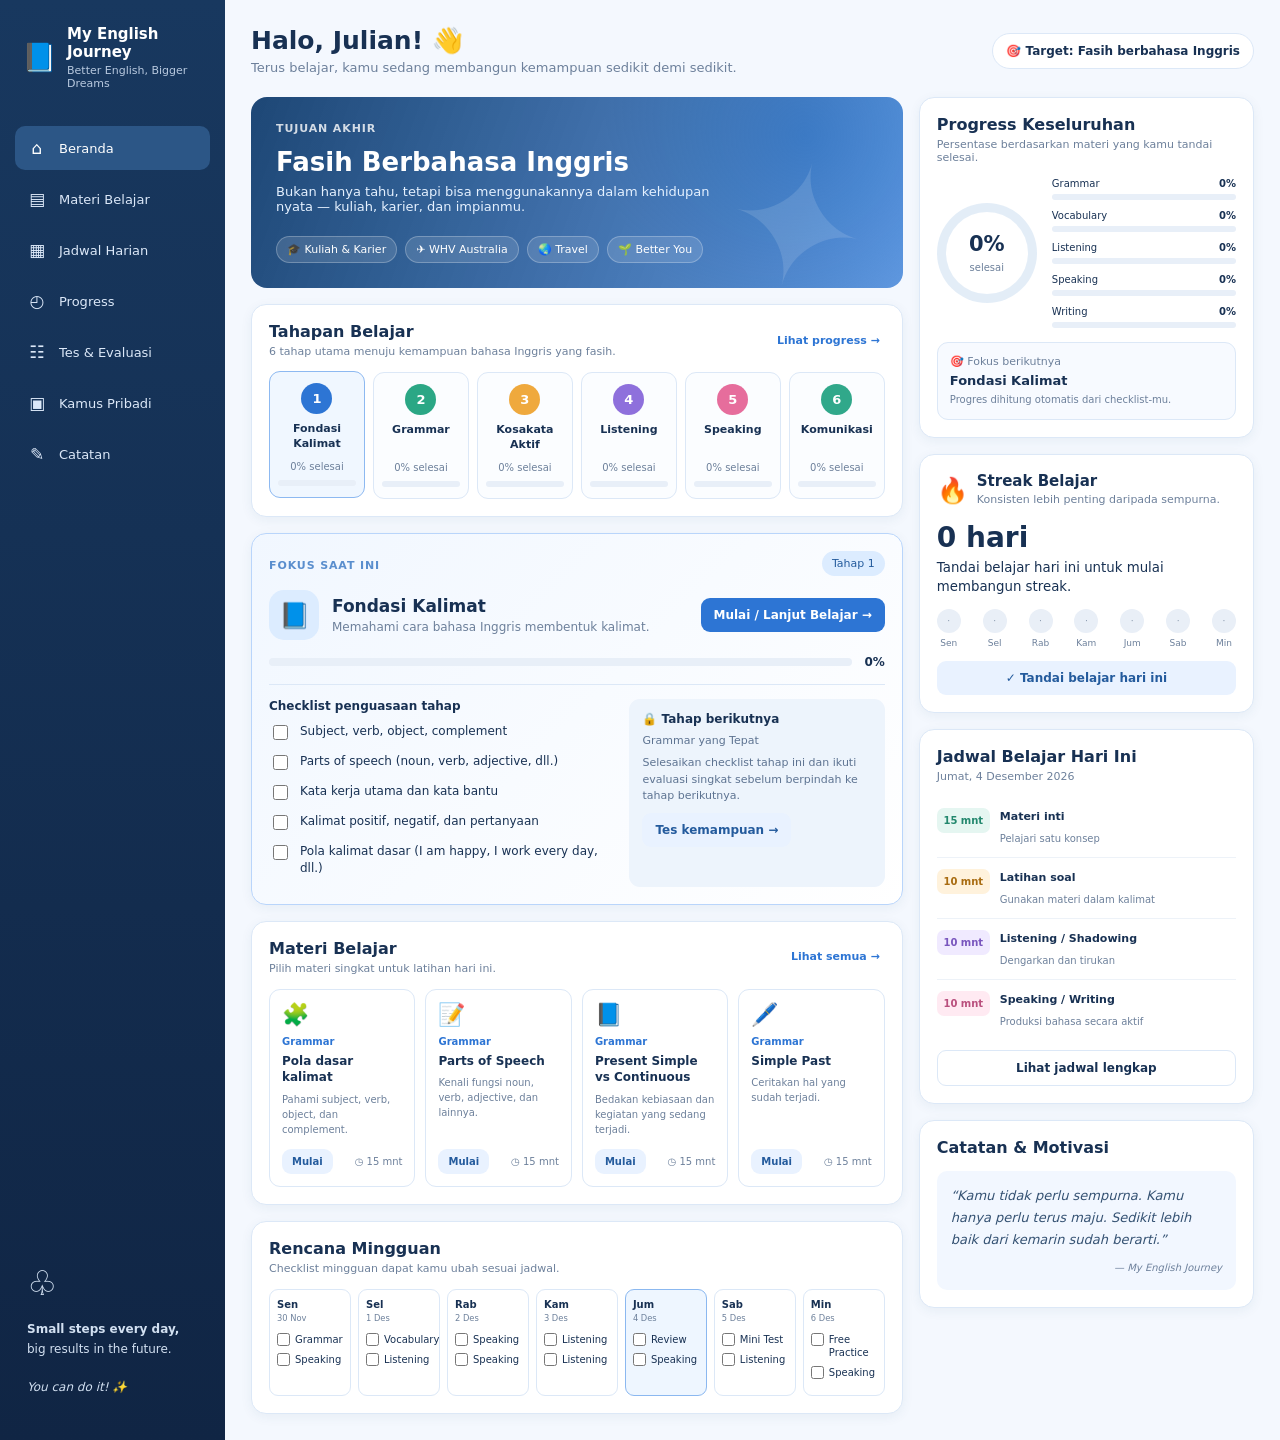
<file: backup/my_english_journey.original.html>
<!doctype html>
<html lang="id">
<head>
<meta charset="utf-8">
<meta name="viewport" content="width=device-width, initial-scale=1">
<title>My English Journey — Dashboard Belajar</title>
<style>
:root{--navy:#142b4c;--blue:#2d75d4;--pale:#edf5ff;--ink:#183153;--muted:#6d809b;--line:#dce8f7;--green:#2ba785;--amber:#efa93d;--purple:#8e70dc;--pink:#e66d9c;--white:#fff}
*{box-sizing:border-box}body{margin:0;background:#f4f8fe;color:var(--ink);font-family:Inter,ui-sans-serif,system-ui,-apple-system,"Segoe UI",sans-serif}button,input{font:inherit}button{cursor:pointer}
.app{min-height:100vh;display:grid;grid-template-columns:225px 1fr}.sidebar{background:linear-gradient(180deg,#18385f,#102544);color:#fff;padding:25px 15px;display:flex;flex-direction:column;gap:22px}.brand{display:flex;gap:10px;align-items:center;padding:0 7px 14px}.brand-icon{font-size:28px}.brand strong{display:block;font-size:15px}.brand small{display:block;color:#b8c9df;font-size:11px;margin-top:3px}.nav{display:grid;gap:7px}.nav button{border:0;background:transparent;color:#dce8f8;text-align:left;padding:12px;border-radius:10px;font-size:13px;display:flex;gap:12px;align-items:center}.nav button.active,.nav button:hover{background:#2c5686;color:white}.nav .ico{font-size:17px;width:20px;text-align:center}.side-note{margin-top:auto;padding:18px 12px;color:#d2e0f1;font-size:12px;line-height:1.6}.side-note .mountain{font-size:34px;display:block;margin-bottom:10px}
main{padding:26px;max-width:1600px;width:100%;margin:auto}.topbar{display:flex;align-items:center;justify-content:space-between;gap:16px;margin-bottom:22px}.topbar h1{font-size:25px;margin:0 0 5px}.topbar p{margin:0;color:var(--muted);font-size:13px}.profile{font-size:12px;font-weight:700;white-space:nowrap;background:white;border:1px solid var(--line);padding:10px 13px;border-radius:30px}.layout{display:grid;grid-template-columns:minmax(0,1.75fr) minmax(285px,.9fr);gap:16px}.left,.right{display:grid;align-content:start;gap:16px}.hero{border-radius:16px;padding:25px;color:white;min-height:180px;background:linear-gradient(110deg,rgba(22,65,113,.97),rgba(43,117,212,.73)),radial-gradient(circle at 85% 20%,#8bbce9,transparent 35%);position:relative;overflow:hidden}.hero:after{content:"✦";position:absolute;right:35px;bottom:-38px;font-size:170px;color:#ffffff20;transform:rotate(14deg)}.eyebrow{font-size:11px;letter-spacing:.08em;text-transform:uppercase;font-weight:800;opacity:.8}.hero h2{font-size:26px;margin:12px 0 7px}.hero p{font-size:13px;margin:0;max-width:440px;color:#e5f1ff}.chips{display:flex;gap:8px;flex-wrap:wrap;margin-top:22px}.chip{font-size:11px;background:#ffffff20;border:1px solid #ffffff40;padding:6px 10px;border-radius:20px}
.card{background:white;border:1px solid var(--line);border-radius:15px;padding:17px;box-shadow:0 3px 12px #234d7610}.section-head{display:flex;justify-content:space-between;align-items:center;gap:10px;margin-bottom:14px}.section-head h3{margin:0;font-size:16px}.section-head p{margin:4px 0 0;font-size:11px;color:var(--muted)}.link-btn{border:0;background:transparent;color:var(--blue);font-size:11px;font-weight:700;padding:5px}
.stages{display:grid;grid-template-columns:repeat(6,minmax(0,1fr));gap:8px}.stage{border:1px solid var(--line);border-radius:11px;padding:11px 8px;text-align:center;background:#fbfdff;cursor:pointer;transition:.15s}.stage:hover,.stage.selected{border-color:#8db9f1;background:#f0f7ff;transform:translateY(-1px)}.stage-num{display:grid;place-items:center;width:31px;height:31px;border-radius:50%;margin:0 auto 8px;color:white;font-weight:800;font-size:13px;background:var(--blue)}.stage:nth-child(2) .stage-num{background:var(--green)}.stage:nth-child(3) .stage-num{background:var(--amber)}.stage:nth-child(4) .stage-num{background:var(--purple)}.stage:nth-child(5) .stage-num{background:var(--pink)}.stage:nth-child(6) .stage-num{background:#30a88a}.stage strong{font-size:11px;line-height:1.35;display:block;min-height:31px}.stage small{font-size:10px;color:var(--muted);display:block;margin:8px 0}.bar{height:6px;background:#e8eff8;border-radius:20px;overflow:hidden}.bar span{display:block;height:100%;width:0;background:var(--blue);border-radius:20px;transition:width .2s}
.focus{background:linear-gradient(135deg,#f1f7ff,#fff);border-color:#b9d5fb}.focus-top{display:flex;align-items:center;gap:13px}.focus-icon{width:50px;height:50px;border-radius:15px;background:#dcecff;display:grid;place-items:center;font-size:25px}.focus-top h3{margin:0 0 4px;font-size:17px}.focus-top p{margin:0;color:var(--muted);font-size:12px}.focus-top .button{margin-left:auto;white-space:nowrap}.button{border:0;border-radius:9px;background:var(--blue);color:white;padding:10px 13px;font-size:12px;font-weight:700}.button.secondary{background:#e9f2ff;color:#245b9d}.button.ghost{background:white;border:1px solid var(--line);color:var(--ink)}.focus-progress{display:flex;align-items:center;gap:12px;margin:15px 0}.focus-progress .bar{flex:1;height:8px}.focus-progress strong{font-size:12px}.check-layout{display:grid;grid-template-columns:1.15fr .85fr;gap:15px;border-top:1px solid var(--line);padding-top:14px;margin-top:12px}.checklist h4{font-size:12px;margin:0 0 10px}.check-row{display:flex;align-items:flex-start;gap:9px;font-size:12px;margin:10px 0;line-height:1.4}.check-row input{accent-color:var(--green);margin-top:2px;width:15px;height:15px;flex-shrink:0}.locked{background:#edf4fc;border-radius:11px;padding:13px;font-size:11px;color:#5d7391}.locked h4{margin:0 0 8px;font-size:12px;color:var(--ink)}.locked p{margin:8px 0 0;line-height:1.5}
.lesson-grid{display:grid;grid-template-columns:repeat(4,minmax(0,1fr));gap:10px}.lesson{border:1px solid var(--line);border-radius:11px;padding:12px;display:flex;flex-direction:column;min-height:155px}.lesson .lesson-icon{font-size:22px;margin-bottom:9px}.lesson .tag{font-size:10px;color:var(--blue);font-weight:800;margin-bottom:6px}.lesson h4{font-size:12px;margin:0 0 6px;line-height:1.4}.lesson p{font-size:10px;line-height:1.5;color:var(--muted);margin:0 0 12px}.lesson .lesson-foot{margin-top:auto;display:flex;justify-content:space-between;align-items:center;gap:4px}.lesson small{font-size:10px;color:var(--muted)}.lesson .button{padding:7px 10px;font-size:10px}
.week{display:grid;grid-template-columns:repeat(7,minmax(0,1fr));gap:7px}.day{border:1px solid var(--line);border-radius:9px;padding:9px 7px;min-height:100px;font-size:10px}.day.today{background:#eef6ff;border-color:#8bb8f0}.day strong{display:block;margin-bottom:3px}.day small{color:var(--muted);display:block;margin-bottom:10px}.day label{display:flex;gap:5px;align-items:flex-start;margin:7px 0;line-height:1.3}.day input{accent-color:var(--green);margin:0}
.stats{display:grid;grid-template-columns:1fr 1fr;gap:10px}.stat{background:#f7faff;border:1px solid var(--line);border-radius:11px;padding:12px}.stat .stat-label{font-size:11px;color:var(--muted)}.stat .stat-num{font-size:24px;font-weight:800;margin:5px 0}.stat small{font-size:10px;color:var(--muted)}.overall{display:flex;align-items:center;gap:15px}.ring{width:100px;height:100px;border-radius:50%;display:grid;place-items:center;background:conic-gradient(var(--green) var(--progress,0%),#e3edf7 0);position:relative;flex-shrink:0}.ring:before{content:"";position:absolute;inset:9px;background:white;border-radius:50%}.ring-inner{position:relative;text-align:center}.ring-inner strong{display:block;font-size:21px}.ring-inner small{font-size:10px;color:var(--muted)}.skill-bars{flex:1;display:grid;gap:10px}.skill-row{display:grid;grid-template-columns:1fr auto;gap:5px;font-size:10px}.skill-row .bar{grid-column:1/3}.skill-row strong{font-size:10px}.streak-head{display:flex;gap:9px;align-items:center}.flame{font-size:25px}.streak-head h3{margin:0;font-size:15px}.streak-head p{margin:3px 0;color:var(--muted);font-size:11px}.streak-count{font-size:28px;font-weight:850;margin:12px 0 3px}.weekdots{display:flex;justify-content:space-between;gap:4px;margin-top:14px}.dotday{text-align:center;color:var(--muted);font-size:9px}.dotday span{width:24px;height:24px;border-radius:50%;display:grid;place-items:center;background:#e9eff7;margin:0 auto 5px;color:#8293a8}.dotday span.done{background:var(--green);color:white}
.schedule{display:grid;gap:0}.schedule-row{display:grid;grid-template-columns:53px 1fr;gap:10px;padding:11px 0;border-bottom:1px solid #edf2f8}.schedule-row:last-child{border:0}.time{border-radius:7px;background:#e5f6f1;color:#22876d;font-size:10px;font-weight:800;text-align:center;padding:7px 2px;height:max-content}.schedule-row:nth-child(2) .time{background:#fff2dc;color:#a86b10}.schedule-row:nth-child(3) .time{background:#f0eaff;color:#7956be}.schedule-row:nth-child(4) .time{background:#ffeaf2;color:#b94f7d}.schedule-row strong{font-size:11px;display:block;margin:2px 0 4px}.schedule-row small{font-size:10px;color:var(--muted)}
.quote{font-size:13px;line-height:1.7;font-style:italic;color:#355273;background:#f2f7ff;border-radius:10px;padding:14px}.quote-by{text-align:right;color:var(--muted);font-size:10px;margin-top:8px}.page{display:none}.page.active{display:block}.fullpage{display:grid;gap:15px}.module-row{display:flex;gap:12px;align-items:center;padding:13px 0;border-bottom:1px solid var(--line)}.module-row:last-child{border:0}.module-row .micon{font-size:22px;width:40px;height:40px;background:#eff6ff;border-radius:10px;display:grid;place-items:center}.module-row h4{margin:0 0 4px;font-size:13px}.module-row p{margin:0;font-size:11px;color:var(--muted)}.module-row .button{margin-left:auto}.notes-area{width:100%;min-height:150px;padding:13px;border:1px solid var(--line);border-radius:10px;resize:vertical;color:var(--ink);background:#fbfdff}.toast{position:fixed;bottom:18px;right:18px;background:#17395f;color:white;padding:12px 16px;border-radius:10px;font-size:12px;box-shadow:0 8px 25px #12345b30;display:none;z-index:10}.empty{text-align:center;padding:30px;color:var(--muted)}
@media(max-width:1100px){.app{grid-template-columns:190px 1fr}.layout{grid-template-columns:1fr}.right{grid-template-columns:repeat(2,minmax(0,1fr))}.right .wide{grid-column:1/-1}.lesson-grid{grid-template-columns:repeat(2,minmax(0,1fr))}}
@media(max-width:760px){.app{display:block}.sidebar{padding:12px;position:sticky;top:0;z-index:5;display:block}.brand{padding:0 5px 10px}.nav{display:flex;overflow:auto;gap:5px}.nav button{white-space:nowrap;padding:9px 11px;font-size:11px}.side-note{display:none}main{padding:15px}.topbar h1{font-size:21px}.profile{display:none}.hero{padding:20px;min-height:165px}.hero h2{font-size:22px}.stages{grid-template-columns:repeat(3,minmax(0,1fr))}.check-layout{grid-template-columns:1fr}.focus-top{align-items:flex-start;flex-wrap:wrap}.focus-top .button{margin-left:0}.right{grid-template-columns:1fr}.right .wide{grid-column:auto}.week{grid-template-columns:repeat(4,minmax(0,1fr))}.lesson-grid{grid-template-columns:repeat(2,minmax(0,1fr))}.overall{align-items:flex-start}.ring{width:84px;height:84px}.stats{grid-template-columns:1fr 1fr}}
@media(max-width:390px){.lesson-grid{grid-template-columns:1fr}.week{grid-template-columns:repeat(2,minmax(0,1fr))}.stages{gap:5px}.stage{padding:8px 5px}.stage strong{font-size:10px}}
</style>
</head>
<body>
<div class="app">
<aside class="sidebar">
  <div class="brand"><span class="brand-icon">📘</span><div><strong>My English Journey</strong><small>Better English, Bigger Dreams</small></div></div>
  <nav class="nav" aria-label="Navigasi utama">
    <button class="active" data-page="home"><span class="ico">⌂</span>Beranda</button>
    <button data-page="materials"><span class="ico">▤</span>Materi Belajar</button>
    <button data-page="schedule"><span class="ico">▦</span>Jadwal Harian</button>
    <button data-page="progress"><span class="ico">◴</span>Progress</button>
    <button data-page="tests"><span class="ico">☷</span>Tes & Evaluasi</button>
    <button data-page="dictionary"><span class="ico">▣</span>Kamus Pribadi</button>
    <button data-page="notes"><span class="ico">✎</span>Catatan</button>
  </nav>
  <div class="side-note"><span class="mountain">♧</span><strong>Small steps every day,</strong><br>big results in the future.<br><br><em>You can do it! ✨</em></div>
</aside>
<main>
  <div class="topbar"><div><h1>Halo, Julian! 👋</h1><p>Terus belajar, kamu sedang membangun kemampuan sedikit demi sedikit.</p></div><div class="profile">🎯 Target: Fasih berbahasa Inggris</div></div>
  <section id="page-home" class="page active">
    <div class="layout">
      <div class="left">
        <section class="hero"><div class="eyebrow">Tujuan akhir</div><h2>Fasih Berbahasa Inggris</h2><p>Bukan hanya tahu, tetapi bisa menggunakannya dalam kehidupan nyata — kuliah, karier, dan impianmu.</p><div class="chips"><span class="chip">🎓 Kuliah & Karier</span><span class="chip">✈️ WHV Australia</span><span class="chip">🌏 Travel</span><span class="chip">🌱 Better You</span></div></section>
        <section class="card"><div class="section-head"><div><h3>Tahapan Belajar</h3><p>6 tahap utama menuju kemampuan bahasa Inggris yang fasih.</p></div><button class="link-btn" data-goto="progress">Lihat progress →</button></div><div class="stages" id="stage-cards"></div></section>
        <section class="card focus"><div class="section-head"><div><span class="eyebrow" style="color:#3474c2">Fokus saat ini</span></div><span id="stage-badge" class="chip" style="background:#dcecff;color:#245b9d;border:0">Tahap 1</span></div><div class="focus-top"><div class="focus-icon">📘</div><div><h3 id="focus-title">Fondasi Kalimat</h3><p id="focus-desc">Memahami cara bahasa Inggris membentuk kalimat.</p></div><button class="button" id="focus-btn">Lanjut Belajar →</button></div><div class="focus-progress"><div class="bar"><span id="focus-bar"></span></div><strong id="focus-pct">0%</strong></div><div class="check-layout"><div class="checklist"><h4>Checklist penguasaan tahap</h4><div id="focus-checklist"></div></div><div class="locked"><h4>🔒 Tahap berikutnya</h4><div id="next-stage-title">Grammar yang Tepat</div><p>Selesaikan checklist tahap ini dan ikuti evaluasi singkat sebelum berpindah ke tahap berikutnya.</p><button class="button secondary" style="margin-top:8px" data-goto="tests">Tes kemampuan →</button></div></div></section>
        <section class="card"><div class="section-head"><div><h3>Materi Belajar</h3><p>Pilih materi singkat untuk latihan hari ini.</p></div><button class="link-btn" data-goto="materials">Lihat semua →</button></div><div class="lesson-grid" id="home-lessons"></div></section>
        <section class="card"><div class="section-head"><div><h3>Rencana Mingguan</h3><p>Checklist mingguan dapat kamu ubah sesuai jadwal.</p></div></div><div class="week" id="week-grid"></div></section>
      </div>
      <div class="right">
        <section class="card wide"><div class="section-head"><div><h3>Progress Keseluruhan</h3><p>Persentase berdasarkan materi yang kamu tandai selesai.</p></div></div><div class="overall"><div class="ring" id="overall-ring"><div class="ring-inner"><strong id="overall-pct">0%</strong><small>selesai</small></div></div><div class="skill-bars" id="skill-bars"></div></div><div class="stat" style="margin-top:14px"><div class="stat-label">🎯 Fokus berikutnya</div><div style="font-size:13px;font-weight:800;margin-top:5px" id="next-focus">Mulai dari fondasi kalimat</div><small>Progres dihitung otomatis dari checklist-mu.</small></div></section>
        <section class="card"><div class="streak-head"><span class="flame">🔥</span><div><h3>Streak Belajar</h3><p>Konsisten lebih penting daripada sempurna.</p></div></div><div class="streak-count"><span id="streak-count">0</span> hari</div><small id="streak-caption">Tandai belajar hari ini untuk mulai membangun streak.</small><div class="weekdots" id="streak-days"></div><button class="button secondary" id="mark-today" style="width:100%;margin-top:13px">✓ Tandai belajar hari ini</button></section>
        <section class="card"><div class="section-head"><div><h3>Jadwal Belajar Hari Ini</h3><p id="today-date"></p></div></div><div class="schedule"><div class="schedule-row"><span class="time">15 mnt</span><div><strong>Materi inti</strong><small>Pelajari satu konsep</small></div></div><div class="schedule-row"><span class="time">10 mnt</span><div><strong>Latihan soal</strong><small>Gunakan materi dalam kalimat</small></div></div><div class="schedule-row"><span class="time">10 mnt</span><div><strong>Listening / Shadowing</strong><small>Dengarkan dan tirukan</small></div></div><div class="schedule-row"><span class="time">10 mnt</span><div><strong>Speaking / Writing</strong><small>Produksi bahasa secara aktif</small></div></div></div><button class="button ghost" style="width:100%;margin-top:10px" data-goto="schedule">Lihat jadwal lengkap</button></section>
        <section class="card"><div class="section-head"><h3>Catatan & Motivasi</h3></div><div class="quote">“Kamu tidak perlu sempurna. Kamu hanya perlu terus maju. Sedikit lebih baik dari kemarin sudah berarti.”<div class="quote-by">— My English Journey</div></div></section>
      </div>
    </div>
  </section>
  <section id="page-materials" class="page"><div class="fullpage"><section class="card"><div class="section-head"><div><h3>Materi Belajar</h3><p>Pilih materi, pelajari, lalu tandai jika sudah dikuasai.</p></div></div><div id="all-lessons"></div></section><section class="card"><h3>Enam tahap perjalananmu</h3><p style="color:var(--muted);font-size:12px">Selesaikan materi bertahap. Tidak perlu terburu-buru mengejar angka.</p><div id="stage-detail-list"></div></section></div></section>
  <section id="page-schedule" class="page"><div class="fullpage"><section class="card"><div class="section-head"><div><h3>Jadwal Harian yang Fleksibel</h3><p>Contoh rutinitas 45 menit. Ubah jamnya agar sesuai keseharianmu.</p></div></div><div class="schedule"><div class="schedule-row"><span class="time">15 mnt</span><div><strong>Belajar satu konsep</strong><small>Grammar atau pola kalimat. Hindari belajar terlalu banyak konsep sekaligus.</small></div></div><div class="schedule-row"><span class="time">10 mnt</span><div><strong>Latihan aktif</strong><small>Kerjakan soal dan buat contoh sendiri tanpa menyalin.</small></div></div><div class="schedule-row"><span class="time">10 mnt</span><div><strong>Listening / shadowing</strong><small>Gunakan audio singkat sesuai kemampuan. Dengarkan, baca transkrip, lalu tirukan.</small></div></div><div class="schedule-row"><span class="time">10 mnt</span><div><strong>Speaking / writing</strong><small>Jawab pertanyaan, ceritakan pengalaman, atau tulis 5 kalimat.</small></div></div></div><p style="font-size:12px;color:var(--muted)">Hari sibuk? Lakukan versi minimum 10 menit: 3 menit review, 4 menit listening, 3 menit speaking.</p></section><section class="card"><h3>Checklist belajar hari ini</h3><div id="daily-checks"></div></section></div></section>
  <section id="page-progress" class="page"><div class="fullpage"><section class="card"><div class="section-head"><div><h3>Dashboard Progress</h3><p>Perbarui checklist saat kamu benar-benar telah mempelajari materi.</p></div><button class="button ghost" id="export-progress">Ekspor progress</button></div><div class="stats" id="progress-stats"></div></section><section class="card"><h3>Progress per tahap</h3><div id="progress-stages"></div></section><section class="card"><h3>Riwayat belajar</h3><div id="history"></div></section></div></section>
  <section id="page-tests" class="page"><div class="fullpage"><section class="card"><h3>Tes & Evaluasi</h3><p style="font-size:12px;color:var(--muted)">Gunakan tes singkat ini untuk memeriksa fondasi. Jawab tanpa melihat catatan. Ini bukan tes sertifikasi.</p><form id="quiz"><div style="margin:18px 0"><strong>1. She ___ English every day.</strong><div style="margin-top:8px"><label class="check-row"><input type="radio" name="q1" value="a" required> study</label><label class="check-row"><input type="radio" name="q1" value="b"> studies</label><label class="check-row"><input type="radio" name="q1" value="c"> studying</label></div></div><div style="margin:18px 0"><strong>2. Yesterday, I ___ to campus.</strong><div style="margin-top:8px"><label class="check-row"><input type="radio" name="q2" value="a" required> go</label><label class="check-row"><input type="radio" name="q2" value="b"> went</label><label class="check-row"><input type="radio" name="q2" value="c"> gone</label></div></div><div style="margin:18px 0"><strong>3. Pilih kalimat yang benar.</strong><div style="margin-top:8px"><label class="check-row"><input type="radio" name="q3" value="a" required> I am agree with you.</label><label class="check-row"><input type="radio" name="q3" value="b"> I agree with you.</label><label class="check-row"><input type="radio" name="q3" value="c"> I agreeing with you.</label></div></div><div style="margin:18px 0"><strong>4. I enjoy ___ English stories.</strong><div style="margin-top:8px"><label class="check-row"><input type="radio" name="q4" value="a" required> read</label><label class="check-row"><input type="radio" name="q4" value="b"> to read</label><label class="check-row"><input type="radio" name="q4" value="c"> reading</label></div></div><div style="margin:18px 0"><strong>5. Buat satu kalimat bahasa Inggris tentang tujuanmu belajar.</strong><textarea id="quiz-writing" class="notes-area" style="min-height:75px" placeholder="I want to learn English because..." required></textarea></div><button class="button" type="submit">Periksa jawaban</button></form><div id="quiz-result" style="margin-top:15px"></div></section></div></section>
  <section id="page-dictionary" class="page"><div class="fullpage"><section class="card"><h3>Kamus Pribadi</h3><p style="font-size:12px;color:var(--muted)">Simpan kata dan frasa yang ingin kamu aktifkan dalam speaking.</p><form id="word-form" style="display:grid;grid-template-columns:1fr 1fr auto;gap:8px;margin:15px 0"><input id="word-en" placeholder="English word / phrase" required style="padding:10px;border:1px solid var(--line);border-radius:8px;min-width:0"><input id="word-id" placeholder="Arti / contoh" required style="padding:10px;border:1px solid var(--line);border-radius:8px;min-width:0"><button class="button">Tambah</button></form><div id="word-list"></div></section></div></section>
  <section id="page-notes" class="page"><div class="fullpage"><section class="card"><h3>Catatan Belajar</h3><p style="font-size:12px;color:var(--muted)">Catat kesalahan yang sering muncul, kalimat baru, atau hal yang ingin ditanyakan saat sesi berikutnya.</p><textarea id="notes" class="notes-area" placeholder="Hari ini saya belajar...&#10;Kesalahan yang masih sering saya lakukan...&#10;Kalimat yang ingin saya coba gunakan..."></textarea><div style="display:flex;justify-content:space-between;align-items:center;gap:10px;margin-top:10px"><small id="notes-status" style="color:var(--muted)">Catatan disimpan di browser ini.</small><button class="button" id="save-notes">Simpan catatan</button></div></section></div></section>
</main>
</div><div class="toast" id="toast"></div>
<script>
const stages=[
 {title:"Fondasi Kalimat",short:"Fondasi Kalimat",desc:"Memahami cara bahasa Inggris membentuk kalimat.",color:"#2d75d4",items:["Subject, verb, object, complement","Parts of speech (noun, verb, adjective, dll.)","Kata kerja utama dan kata bantu","Kalimat positif, negatif, dan pertanyaan","Pola kalimat dasar (I am happy, I work every day, dll.)"]},
 {title:"Grammar yang Tepat",short:"Grammar",desc:"Memilih bentuk kalimat sesuai waktu dan maksud.",color:"#2ba785",items:["Simple Present dan Present Continuous","Simple Past dan bentuk kata kerja V2","Future forms: will dan going to","Question forms dan kalimat negatif","Modal verbs, gerund, dan infinitive"]},
 {title:"Kosakata Aktif",short:"Kosakata Aktif",desc:"Menggunakan kata dan frasa secara spontan.",color:"#efa93d",items:["Kosakata sehari-hari yang relevan","Frasa dan collocations yang umum","Mengingat kata lewat contoh kalimat","Parafrasa saat lupa sebuah kata","Review kosakata secara berkala"]},
 {title:"Listening & Pelafalan",short:"Listening",desc:"Memahami ucapan dan meniru bunyi alami.",color:"#8e70dc",items:["Memahami inti audio pendek","Mendengarkan tanpa subtitle","Mengecek pemahaman dengan transkrip","Shadowing dan intonasi","Menceritakan kembali isi audio"]},
 {title:"Speaking Terarah",short:"Speaking",desc:"Menyampaikan pengalaman dan pendapat.",color:"#e66d9c",items:["Menjawab pertanyaan dalam beberapa kalimat","Bercerita tentang pengalaman","Berbicara 1–2 menit tanpa naskah","Memberi pendapat beserta alasan","Menanggapi pertanyaan lanjutan"]},
 {title:"Komunikasi Lancar",short:"Komunikasi",desc:"Menggunakan bahasa Inggris dalam situasi nyata.",color:"#30a88a",items:["Percakapan spontan","Diskusi dan menjelaskan ide kompleks","Presentasi dan wawancara kerja","Memahami aksen dan gaya bicara","Menilai serta memperbaiki kelemahan sendiri"]}
];
const lessons=[
 {stage:0,icon:"🧩",tag:"Grammar",title:"Pola dasar kalimat",desc:"Pahami subject, verb, object, dan complement.",mins:15},
 {stage:0,icon:"📝",tag:"Grammar",title:"Parts of Speech",desc:"Kenali fungsi noun, verb, adjective, dan lainnya.",mins:15},
 {stage:1,icon:"📘",tag:"Grammar",title:"Present Simple vs Continuous",desc:"Bedakan kebiasaan dan kegiatan yang sedang terjadi.",mins:15},
 {stage:1,icon:"🖊️",tag:"Grammar",title:"Simple Past",desc:"Ceritakan hal yang sudah terjadi.",mins:15},
 {stage:2,icon:"📗",tag:"Vocabulary",title:"Daily Activities",desc:"Kosakata dan frasa untuk aktivitas sehari-hari.",mins:10},
 {stage:2,icon:"💬",tag:"Vocabulary",title:"Natural word pairs",desc:"Latih frasa seperti make a decision dan take a break.",mins:10},
 {stage:3,icon:"🎧",tag:"Listening",title:"Real Conversation",desc:"Dengarkan percakapan dan jawab pertanyaan.",mins:10},
 {stage:3,icon:"🔊",tag:"Pronunciation",title:"Shadowing dasar",desc:"Tiru satu kalimat dengan ritme dan intonasi.",mins:10},
 {stage:4,icon:"🎙️",tag:"Speaking",title:"Talk About Yourself",desc:"Latihan berbicara tentang diri dan tujuanmu.",mins:10},
 {stage:4,icon:"🗣️",tag:"Speaking",title:"Give Your Opinion",desc:"Sampaikan pendapat dengan alasan dan contoh.",mins:10},
 {stage:5,icon:"🌏",tag:"Fluency",title:"Everyday Conversation",desc:"Pertahankan percakapan dengan pertanyaan lanjutan.",mins:15},
 {stage:5,icon:"💼",tag:"Career",title:"Interview Practice",desc:"Berlatih menjawab pertanyaan wawancara kerja.",mins:15}
];
const days=["Min","Sen","Sel","Rab","Kam","Jum","Sab"];
const defaultState={checks:{},studyDates:[],weekChecks:{},words:[],notes:"",history:[],dailyChecks:{}};
let state={...defaultState,...JSON.parse(localStorage.getItem("englishJourneyState")||"{}")};
state.checks=state.checks||{};state.studyDates=state.studyDates||[];state.weekChecks=state.weekChecks||{};state.words=state.words||[];state.history=state.history||[];state.dailyChecks=state.dailyChecks||{};
let selectedStage=0;
function save(){localStorage.setItem("englishJourneyState",JSON.stringify(state));renderAll()}
function toast(msg){const el=document.getElementById("toast");el.textContent=msg;el.style.display="block";clearTimeout(window.toastTimer);window.toastTimer=setTimeout(()=>el.style.display="none",2400)}
function key(s,i){return s+"-"+i}
function stageCount(s){return stages[s].items.filter((_,i)=>state.checks[key(s,i)]).length}
function stagePct(s){return Math.round(stageCount(s)/stages[s].items.length*100)}
function overall(){let all=stages.reduce((n,s)=>n+s.items.length,0),done=stages.reduce((n,s,si)=>n+s.items.filter((_,i)=>state.checks[key(si,i)]).length,0);return Math.round(done/all*100)}
function canAccess(s){return s===0||stages.slice(0,s).every((_,i)=>stagePct(i)===100)}
function renderStages(){document.getElementById("stage-cards").innerHTML=stages.map((s,i)=>`<div class="stage ${selectedStage===i?"selected":""}" data-stage="${i}"><div class="stage-num">${i+1}</div><strong>${s.short}</strong><small>${stagePct(i)}% selesai</small><div class="bar"><span style="width:${stagePct(i)}%;background:${s.color}"></span></div></div>`).join("");document.querySelectorAll("[data-stage]").forEach(el=>el.onclick=()=>{selectedStage=+el.dataset.stage;renderFocus();renderStages()})}
function renderFocus(){let s=stages[selectedStage];document.getElementById("stage-badge").textContent="Tahap "+(selectedStage+1);document.getElementById("focus-title").textContent=s.title;document.getElementById("focus-desc").textContent=s.desc;document.getElementById("focus-pct").textContent=stagePct(selectedStage)+"%";document.getElementById("focus-bar").style.width=stagePct(selectedStage)+"%";document.getElementById("focus-bar").style.background=s.color;document.getElementById("next-stage-title").textContent=stages[selectedStage+1]?.title||"Semua tahap utama selesai 🎉";document.getElementById("focus-btn").textContent=canAccess(selectedStage)?"Mulai / Lanjut Belajar →":"Tahap terkunci 🔒";document.getElementById("focus-btn").disabled=!canAccess(selectedStage);document.getElementById("focus-btn").style.opacity=canAccess(selectedStage)?"1":".55";document.getElementById("focus-checklist").innerHTML=s.items.map((item,i)=>`<label class="check-row"><input type="checkbox" data-check="${selectedStage}-${i}" ${state.checks[key(selectedStage,i)]?"checked":""}><span>${item}</span></label>`).join("");document.querySelectorAll("[data-check]").forEach(el=>el.onchange=()=>{state.checks[el.dataset.check]=el.checked;if(el.checked){state.history.unshift({date:new Date().toISOString(),text:"Menyelesaikan: "+s.items[+el.dataset.check.split("-")[1]]});state.history=state.history.slice(0,40)}save();toast(el.checked?"Progress diperbarui!":"Checklist diperbarui.")})}
function lessonCard(l,i){return `<div class="lesson"><div class="lesson-icon">${l.icon}</div><div class="tag">${l.tag}</div><h4>${l.title}</h4><p>${l.desc}</p><div class="lesson-foot"><button class="button secondary" data-lesson="${i}">Mulai</button><small>◷ ${l.mins} mnt</small></div></div>`}
function renderLessons(){document.getElementById("home-lessons").innerHTML=lessons.slice(0,4).map(lessonCard).join("");document.getElementById("all-lessons").innerHTML=lessons.map((l,i)=>`<div class="module-row"><div class="micon">${l.icon}</div><div><h4>${l.title} ${state.checks["lesson-"+i]?"✓":""}</h4><p>${l.desc} · ${l.tag} · ${l.mins} menit</p></div><button class="button ${state.checks["lesson-"+i]?"secondary":""}" data-lesson="${i}">${state.checks["lesson-"+i]?"Selesai ✓":"Pelajari"}</button></div>`).join("");document.querySelectorAll("[data-lesson]").forEach(b=>b.onclick=()=>openLesson(+b.dataset.lesson))}
function openLesson(i){const l=lessons[i];if(!canAccess(l.stage)){toast("Selesaikan tahap sebelumnya terlebih dahulu.");return}const intro=`${l.title}\n\n${l.desc}\n\nCara belajar:\n1. Pelajari penjelasan singkat dari tutor atau sumber belajar.\n2. Buat 3–5 contoh kalimat sendiri.\n3. Ucapkan contoh tersebut dengan suara keras.\n4. Coba gunakan dalam jawaban spontan.\n\nSetelah selesai, tandai materi ini selesai.`;if(confirm(intro+"\n\nTandai materi ini selesai?")){state.checks["lesson-"+i]=true;state.history.unshift({date:new Date().toISOString(),text:"Menyelesaikan materi: "+l.title});state.studyDates=[...new Set([...state.studyDates,new Date().toISOString().slice(0,10)])];save();toast("Materi ditandai selesai. Bagus!")}}
function renderStats(){let pct=overall();document.getElementById("overall-pct").textContent=pct+"%";document.getElementById("overall-ring").style.setProperty("--progress",pct+"%");document.getElementById("skill-bars").innerHTML=[["Grammar",0],["Vocabulary",2],["Listening",3],["Speaking",4],["Writing",4]].map(([name,s])=>`<div class="skill-row"><span>${name}</span><strong>${stagePct(s)}%</strong><div class="bar"><span style="width:${stagePct(s)}%;background:${stages[s].color}"></span></div></div>`).join("");document.getElementById("next-focus").textContent=stages.find((_,i)=>stagePct(i)<100)?.title||"Terus gunakan bahasa Inggris dalam kehidupan nyata";document.getElementById("progress-stats").innerHTML=`<div class="stat"><div class="stat-label">Progress keseluruhan</div><div class="stat-num">${pct}%</div><small>Materi checklist selesai</small></div><div class="stat"><div class="stat-label">Materi ditandai selesai</div><div class="stat-num">${stages.reduce((n,s,si)=>n+stageCount(si),0)}</div><small>Terus tambah secara konsisten</small></div><div class="stat"><div class="stat-label">Hari belajar tercatat</div><div class="stat-num">${state.studyDates.length}</div><small>Hari unik yang ditandai belajar</small></div><div class="stat"><div class="stat-label">Tahap tuntas</div><div class="stat-num">${stages.filter((_,i)=>stagePct(i)===100).length}/6</div><small>Checklist tiap tahap</small></div>`;document.getElementById("progress-stages").innerHTML=stages.map((s,i)=>`<div style="padding:12px 0;border-bottom:1px solid var(--line)"><div style="display:flex;justify-content:space-between;gap:10px;font-size:12px;margin-bottom:8px"><strong>${i+1}. ${s.title}</strong><span>${stageCount(i)}/${s.items.length} · ${stagePct(i)}%</span></div><div class="bar"><span style="width:${stagePct(i)}%;background:${s.color}"></span></div></div>`).join("");document.getElementById("history").innerHTML=state.history.length?state.history.slice(0,12).map(h=>`<div class="module-row"><div class="micon">✓</div><div><h4>${escapeHtml(h.text)}</h4><p>${new Date(h.date).toLocaleString("id-ID",{dateStyle:"medium",timeStyle:"short"})}</p></div></div>`).join(""):'<div class="empty">Belum ada aktivitas. Checklist pertama yang kamu selesaikan akan muncul di sini.</div>'}
function renderWeek(){const now=new Date();const monday=new Date(now);monday.setDate(now.getDate()-((now.getDay()+6)%7));document.getElementById("week-grid").innerHTML=Array.from({length:7},(_,i)=>{let d=new Date(monday);d.setDate(monday.getDate()+i);let id=d.toISOString().slice(0,10),tasks=["Grammar","Vocabulary","Speaking","Listening","Review","Mini Test","Free Practice"];return `<div class="day ${id===now.toISOString().slice(0,10)?"today":""}"><strong>${["Sen","Sel","Rab","Kam","Jum","Sab","Min"][i]}</strong><small>${d.toLocaleDateString("id-ID",{day:"numeric",month:"short"})}</small><label><input type="checkbox" data-week="${id}-1" ${state.weekChecks[id+"-1"]?"checked":""}> ${tasks[i]}</label><label><input type="checkbox" data-week="${id}-2" ${state.weekChecks[id+"-2"]?"checked":""}> ${i%2?"Listening":"Speaking"}</label></div>`}).join("");document.querySelectorAll("[data-week]").forEach(el=>el.onchange=()=>{state.weekChecks[el.dataset.week]=el.checked;save()})}
function getStreak(){let set=new Set(state.studyDates),d=new Date(),n=0;while(set.has(d.toISOString().slice(0,10))){n++;d.setDate(d.getDate()-1)}return n}
function renderStreak(){document.getElementById("streak-count").textContent=getStreak();document.getElementById("streak-caption").textContent=state.studyDates.includes(new Date().toISOString().slice(0,10))?"Belajar hari ini tercatat. Pertahankan!":"Tandai belajar hari ini untuk mulai membangun streak.";let today=new Date();document.getElementById("streak-days").innerHTML=Array.from({length:7},(_,i)=>{let d=new Date(today);d.setDate(today.getDate()-((today.getDay()+6)%7)+i);let id=d.toISOString().slice(0,10),done=state.studyDates.includes(id);return `<div class="dotday"><span class="${done?"done":""}">${done?"✓":"·"}</span>${["Sen","Sel","Rab","Kam","Jum","Sab","Min"][i]}</div>`}).join("")}
function renderDaily(){document.getElementById("today-date").textContent=new Date().toLocaleDateString("id-ID",{weekday:"long",day:"numeric",month:"long",year:"numeric"});let items=["Materi inti","Latihan soal","Listening / Shadowing","Speaking / Writing"];document.getElementById("daily-checks").innerHTML=items.map((x,i)=>`<label class="check-row"><input type="checkbox" data-daily="${i}" ${state.dailyChecks[new Date().toISOString().slice(0,10)+"-"+i]?"checked":""}><span>${x}</span></label>`).join("");document.querySelectorAll("[data-daily]").forEach(el=>el.onchange=()=>{let k=new Date().toISOString().slice(0,10)+"-"+el.dataset.daily;state.dailyChecks[k]=el.checked;if(el.checked)state.studyDates=[...new Set([...state.studyDates,new Date().toISOString().slice(0,10)])];save()})}
function renderWords(){document.getElementById("word-list").innerHTML=state.words.length?state.words.map((w,i)=>`<div class="module-row"><div class="micon">Aa</div><div><h4>${escapeHtml(w.en)}</h4><p>${escapeHtml(w.id)}</p></div><button class="button ghost" data-delword="${i}">Hapus</button></div>`).join(""):'<div class="empty">Belum ada kata. Tambahkan kata baru yang ingin kamu gunakan saat berbicara.</div>';document.querySelectorAll("[data-delword]").forEach(b=>b.onclick=()=>{state.words.splice(+b.dataset.delword,1);save()})}
function escapeHtml(s){return String(s).replace(/[&<>"']/g,c=>({"&":"&amp;","<":"&lt;",">":"&gt;",'"':"&quot;","'":"&#39;"}[c]))}
function renderAll(){renderStages();renderFocus();renderLessons();renderStats();renderWeek();renderStreak();renderDaily();renderWords();document.getElementById("notes").value=state.notes||""}
function gotoPage(name){document.querySelectorAll(".page").forEach(p=>p.classList.remove("active"));document.getElementById("page-"+name).classList.add("active");document.querySelectorAll(".nav button").forEach(b=>b.classList.toggle("active",b.dataset.page===name));window.scrollTo({top:0,behavior:"smooth"})}
document.querySelectorAll(".nav button").forEach(b=>b.onclick=()=>gotoPage(b.dataset.page));document.querySelectorAll("[data-goto]").forEach(b=>b.onclick=()=>gotoPage(b.dataset.goto));
document.getElementById("focus-btn").onclick=()=>{if(!canAccess(selectedStage))return;gotoPage("materials");toast("Pilih materi yang ingin kamu pelajari.")};
document.getElementById("mark-today").onclick=()=>{let id=new Date().toISOString().slice(0,10);state.studyDates=[...new Set([...state.studyDates,id])];state.history.unshift({date:new Date().toISOString(),text:"Menandai sesi belajar hari ini"});save();toast("Sesi belajar hari ini tercatat!")};
document.getElementById("save-notes").onclick=()=>{state.notes=document.getElementById("notes").value;localStorage.setItem("englishJourneyState",JSON.stringify(state));document.getElementById("notes-status").textContent="Tersimpan pada "+new Date().toLocaleTimeString("id-ID",{hour:"2-digit",minute:"2-digit"});toast("Catatan tersimpan di browser ini.")};
document.getElementById("word-form").onsubmit=e=>{e.preventDefault();state.words.push({en:document.getElementById("word-en").value.trim(),id:document.getElementById("word-id").value.trim()});e.target.reset();save();toast("Kata baru ditambahkan!")};
document.getElementById("quiz").onsubmit=e=>{e.preventDefault();let f=new FormData(e.target),correct={q1:"b",q2:"b",q3:"b",q4:"c"},score=Object.keys(correct).filter(k=>f.get(k)===correct[k]).length;let msg=score>=3?"Fondasi awal cukup menjanjikan. Tetap cek bagian yang salah.":"Tidak masalah — tes ini membantu kita melihat bagian yang perlu dilatih.";document.getElementById("quiz-result").innerHTML=`<div class="stat"><div class="stat-label">Hasil tes pilihan ganda</div><div class="stat-num">${score}/4</div><p>${msg}</p><p><strong>Kalimatmu:</strong> ${escapeHtml(document.getElementById("quiz-writing").value)}</p><small>Jawaban benar: 1) studies, 2) went, 3) I agree with you, 4) reading.</small></div>`;state.history.unshift({date:new Date().toISOString(),text:"Mengerjakan tes fondasi: "+score+"/4"});save()};
document.getElementById("export-progress").onclick=()=>{const blob=new Blob([JSON.stringify(state,null,2)],{type:"application/json"}),url=URL.createObjectURL(blob),a=document.createElement("a");a.href=url;a.download="my-english-journey-progress.json";a.click();URL.revokeObjectURL(url)};
document.getElementById("today-date").textContent=new Date().toLocaleDateString("id-ID",{weekday:"long",day:"numeric",month:"long",year:"numeric"});
renderAll();
</script>
</body></html>
</file>
